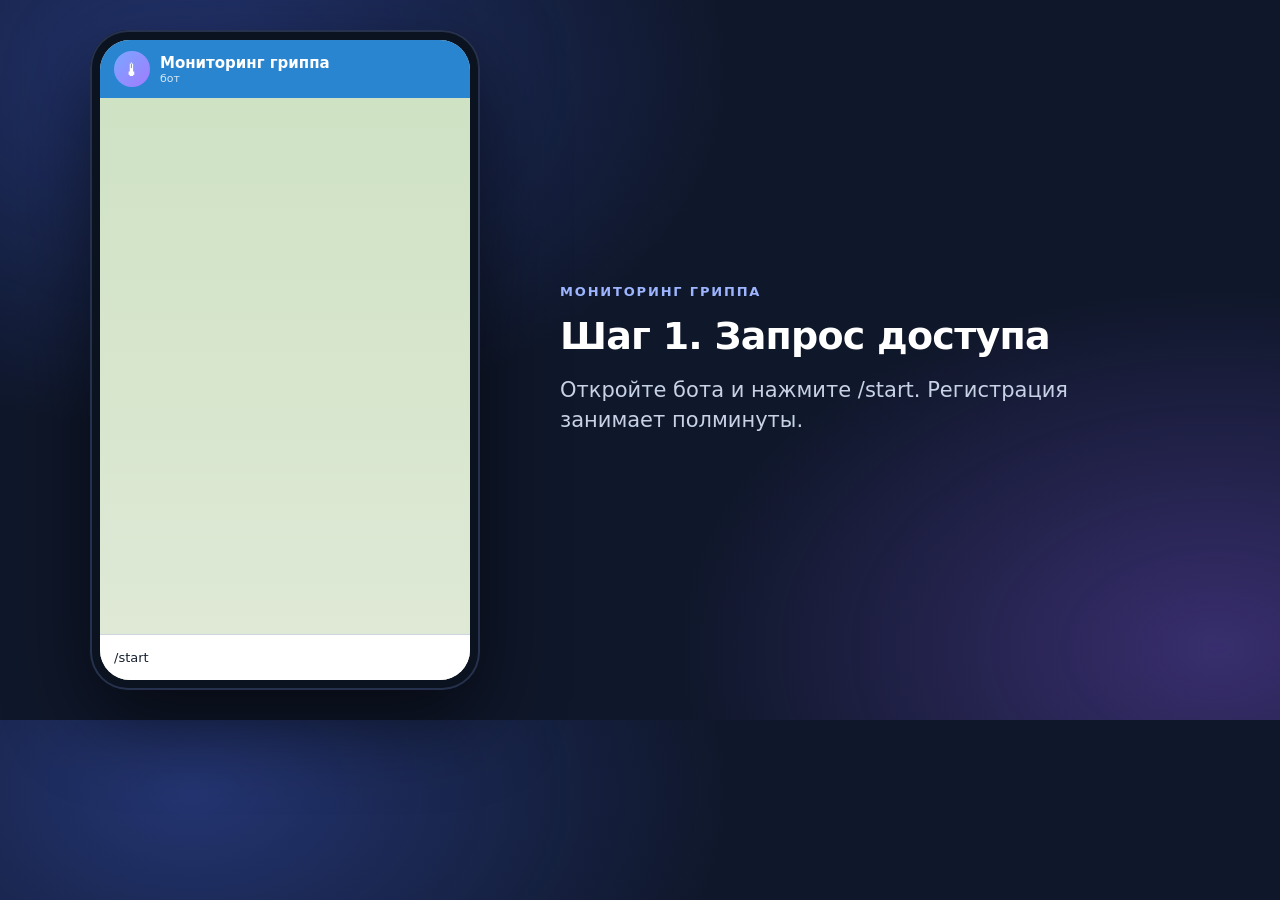
<file: video/chat.html>
<!doctype html><html lang="ru"><head><meta charset="utf-8"><title>chat</title>
<style>
*{box-sizing:border-box}html,body{margin:0;width:1280px;height:720px;overflow:hidden;font-family:Inter,system-ui,sans-serif}
body{background:radial-gradient(900px 600px at 15% 10%,#4c6fff55,transparent 60%),radial-gradient(900px 600px at 95% 90%,#8a5cf655,transparent 60%),#0f172a;color:#fff;display:flex}
.phone{position:absolute;left:90px;top:30px;width:390px;height:660px;border-radius:38px;background:#0b1220;padding:10px;box-shadow:0 30px 80px rgba(0,0,0,.55),0 0 0 2px #26324d inset}
.screen{width:100%;height:100%;border-radius:30px;overflow:hidden;display:flex;flex-direction:column;background:#dfe9d6}
.hdr{height:58px;background:#2a85d0;color:#fff;display:flex;align-items:center;gap:10px;padding:0 14px;flex:none}.av{width:36px;height:36px;border-radius:50%;background:linear-gradient(135deg,#7aa7ff,#a27bff);display:grid;place-items:center;font-size:18px}.nm{font-weight:700;font-size:15px}.st{font-size:11px;opacity:.8}
.msgs{flex:1;overflow:hidden;padding:10px 10px 4px;display:flex;flex-direction:column;justify-content:flex-end;gap:6px;background:linear-gradient(180deg,#cfe2c4,#dfe9d6);position:relative}
.b{max-width:86%;padding:8px 11px;border-radius:14px;font-size:13.2px;line-height:1.38;white-space:pre-wrap;word-wrap:break-word;color:#16202e;box-shadow:0 1px 1px rgba(0,0,0,.12);animation:in .28s ease both;flex:none}
.bot{background:#fff;align-self:flex-start;border-bottom-left-radius:4px}.usr{background:#e1ffc7;align-self:flex-end;border-bottom-right-radius:4px}
@keyframes in{from{opacity:0;transform:translateY(10px) scale(.97)}to{opacity:1;transform:none}}
.ik{display:flex;flex-direction:column;gap:4px;align-self:stretch;max-width:100%;animation:in .3s ease both;flex:none}.ik .r{display:flex;gap:4px}.ik button{flex:1;border:0;border-radius:10px;background:rgba(30,60,90,.62);color:#fff;font:inherit;font-size:12.5px;padding:8px 6px;min-width:0}
.ik button.tap{background:#2a85d0;transform:scale(.96);box-shadow:0 0 0 3px #fff8,0 0 18px #2a85d0;transition:all .15s}
.doc{display:flex;gap:10px;align-items:center}.doc .fi{width:40px;height:40px;border-radius:50%;background:#2a85d0;display:grid;place-items:center;font-size:18px}.doc b{font-size:13px}.doc small{display:block;color:#6a7a8c}
.hl{background:#fff1a6;border-radius:4px;padding:1px 3px;box-shadow:0 0 0 2px #ffd54a}.b.long{font-size:11.6px;line-height:1.28}
.typing{align-self:flex-start;background:#fff;border-radius:14px;padding:8px 12px;font-size:20px;letter-spacing:2px;color:#8a99ab;animation:in .2s both;flex:none}
.kb{flex:none;background:#e9eef4;padding:6px;display:flex;flex-direction:column;gap:5px;border-top:1px solid #cdd6df}.kb .r{display:flex;gap:5px}.kb button{flex:1;border:0;border-radius:8px;background:#fff;font:inherit;font-size:12px;padding:9px 4px;color:#16202e;box-shadow:0 1px 1px rgba(0,0,0,.15);min-width:0;transition:all .15s}.kb button.tap{background:#2a85d0;color:#fff}
.inp{flex:none;height:46px;background:#fff;display:flex;align-items:center;padding:0 14px;color:#8a99ab;font-size:13px;border-top:1px solid #cdd6df}.inp.typing-now{color:#16202e}
.cap{position:absolute;left:560px;top:0;width:680px;height:720px;display:flex;flex-direction:column;justify-content:center;gap:16px}
.cap .t{font-size:38px;font-weight:800;line-height:1.15;letter-spacing:-.02em;animation:capin .5s ease both}.cap .x{font-size:21px;line-height:1.45;color:#c7d2e6;max-width:600px;animation:capin .6s .08s ease both}
@keyframes capin{from{opacity:0;transform:translateX(24px)}to{opacity:1;transform:none}}.tag{display:inline-block;font-size:13px;font-weight:700;color:#9db4ff;letter-spacing:.14em;text-transform:uppercase}
.cursor{position:absolute;width:22px;height:22px;pointer-events:none;z-index:9;transition:left .45s ease,top .45s ease}
</style></head><body>
<div class="phone"><div class="screen"><div class="hdr"><div class="av">🌡</div><div><div class="nm" id="who">Мониторинг гриппа</div><div class="st">бот</div></div></div>
<div class="msgs" id="m"></div><div id="kbwrap"></div></div></div>
<div class="cap"><div class="tag">Мониторинг гриппа</div><div class="t" id="ct"></div><div class="x" id="cx"></div></div>
<script>
const q = new URLSearchParams(location.search), FROM = q.get("from") || "", TO = q.get("to") || FROM, SP = +(q.get("speed") || 1);
const $ = s => document.querySelector(s), sleep = ms => new Promise(r => setTimeout(r, ms / SP));
const M = $("#m"); let reply = null, started = !FROM, ended = false;
const esc = s => s.replace(/[&<>]/g, c => ({ "&": "&amp;", "<": "&lt;", ">": "&gt;" }[c]));
function scroll() { M.scrollTop = M.scrollHeight; }
function setKb(rows) { reply = rows; const w = $("#kbwrap"); w.innerHTML = rows ? `<div class="kb">${rows.map(r => `<div class="r">${r.map(t => `<button>${esc(t)}</button>`).join("")}</div>`).join("")}</div>` : '<div class="inp">Сообщение…</div>'; }
function bubble(cls, html) { const d = document.createElement("div"); d.className = "b " + cls; d.innerHTML = html; M.appendChild(d); while (M.children.length > 7) M.removeChild(M.firstChild); scroll(); return d; }
function addInline(rows) { const d = document.createElement("div"); d.className = "ik"; d.innerHTML = rows.map(r => `<div class="r">${r.map(([t]) => `<button>${esc(t)}</button>`).join("")}</div>`).join(""); M.appendChild(d); scroll(); }
async function typing(ms, user) { if (user) { const i = $(".inp"); } const t = document.createElement("div"); t.className = "typing"; t.textContent = "• • •"; M.appendChild(t); scroll(); await sleep(ms); t.remove(); }
function press(label) { const all = [...document.querySelectorAll(".ik button, .kb button")].reverse(); const b = all.find(x => x.textContent === label); if (b) b.classList.add("tap"); return b; }
async function run() {
  const ev = await (await fetch("transcript.json")).json();
  for (const e of ev) {
    if (e.t === "scene") { if (e.id === FROM) started = true; else if (started && FROM && e.id !== FROM && e.id === nextScene(ev, TO)) break; continue; }
    const live = started && !ended;
    const fast = !live || e.fast;
    if (e.t === "cap") { if (live) { $("#ct").textContent = e.title; $("#cx").textContent = e.text; $("#ct").style.animation = $("#cx").style.animation = "none"; void $("#ct").offsetWidth; $("#ct").style.animation = $("#cx").style.animation = ""; await sleep(900); } continue; }
    if (e.t === "wait") { if (live) await sleep(e.ms); continue; }
    if (e.t === "who") { M.innerHTML = ""; $("#who").textContent = e.name; setKb(null); continue; }
    if (e.t === "user") { if (live && !e.fast) { const i = $(".inp"); if (i) { i.classList.add("typing-now"); i.textContent = e.text; } await sleep(650); } bubble("usr", esc(e.text)); setKb(reply); if (!fast) await sleep(350); else if (live) await sleep(160); continue; }
    if (e.t === "tap") { if (live && !e.fast) await sleep(500); const b = press(e.label); if (live) await sleep(e.fast ? 150 : 750); document.querySelectorAll(".ik").forEach(x => x.remove()); continue; }
    if (e.t === "tap2") { if (live) { await sleep(900); press(e.label); await sleep(900); } continue; }
    if (e.t === "bot") {
      if (live) await typing(e.fast ? 200 : 650);
      document.querySelectorAll(".ik").forEach(x => x.remove());
      const safe = e.html.replace(/<(?!\/?(b|i)>)/g, "&lt;"), hasDiff = /→ <b>/.test(safe);
      const bb = bubble("bot" + (safe.length > 380 ? " long" : ""), safe.replace(/^(✏️ .*→.*)$/gm, '<span class="hl">$1</span>'));
      const hl = bb.querySelector(".hl"); if (hl && live) { await sleep(500); M.scrollTop = Math.max(0, bb.offsetTop + hl.offsetTop - M.clientHeight / 2); }
      if (e.reply) setKb(e.reply); else if (!reply) setKb(null);
      if (e.inline) addInline(e.inline);
      if (live) await sleep(hasDiff ? 5200 : Math.min(3200, 900 + e.html.length * 14));
      continue;
    }
    if (e.t === "doc") { if (live) await typing(900); bubble("bot", `<div class="doc"><div class="fi">📊</div><div><b>${esc(e.name)}</b><small>Excel · 18 КБ</small></div></div><div style="margin-top:6px">${e.caption.replace(/<(?!\/?(b|i)>)/g, "&lt;")}</div>`); if (live) await sleep(2600); continue; }
  }
  await sleep(900); window.__done = true;
}
function nextScene(ev, id) { const ids = ev.filter(x => x.t === "scene").map(x => x.id); const i = ids.indexOf(id); return ids[i + 1] || "__none__"; }
setKb(null); run();
</script></body></html>
</file>
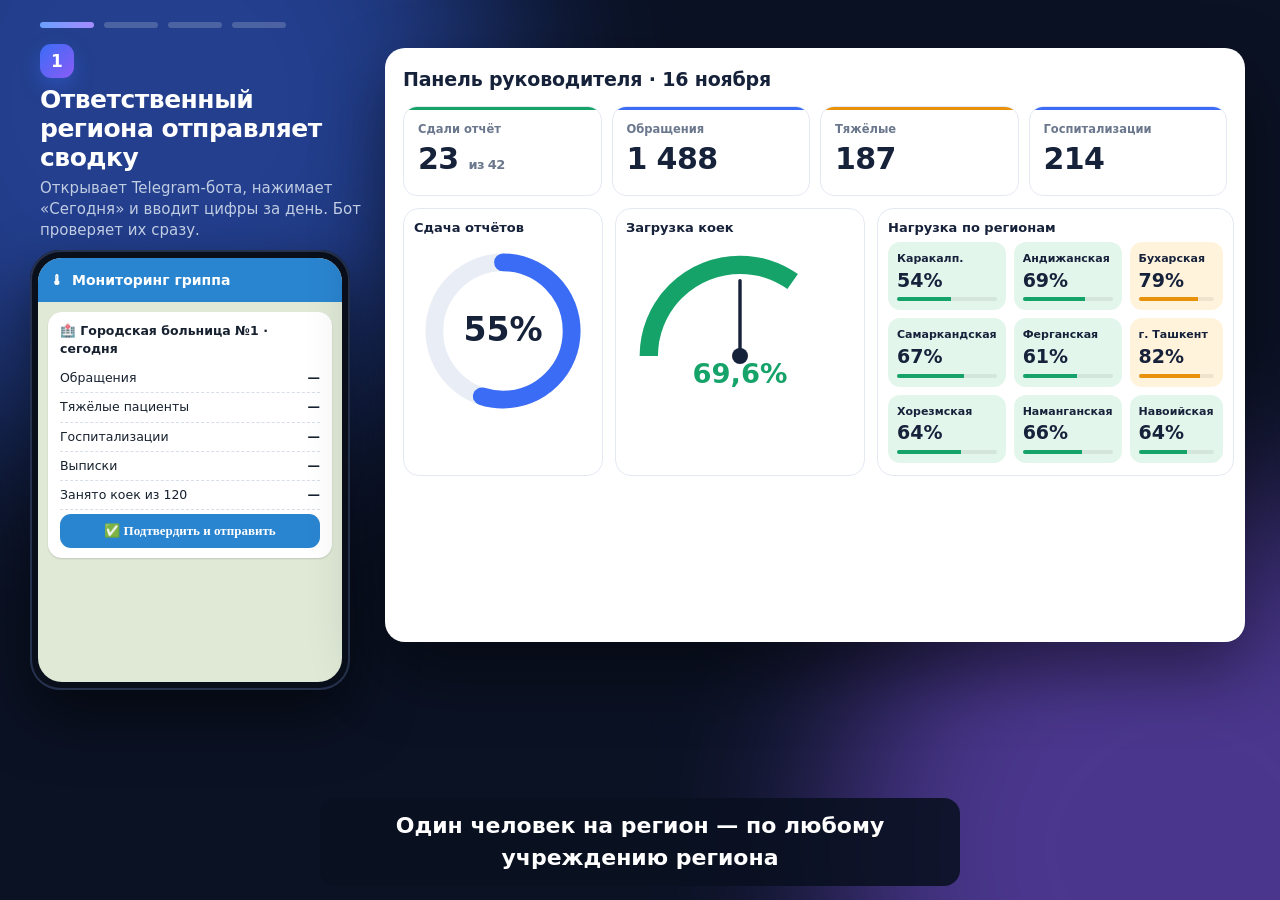
<file: video/explain.html>
<!doctype html><html lang="ru"><head><meta charset="utf-8"><title>explain</title>
<link rel="stylesheet" href="app.css">
<style>
*{box-sizing:border-box}html,body{margin:0;width:1280px;height:720px;overflow:hidden;font-family:Inter,system-ui,sans-serif;color:#fff;background:#0b1224!important}
body{background:#0b1224!important}.bg{position:absolute;inset:0;overflow:hidden}.blob{position:absolute;width:700px;height:700px;border-radius:50%;filter:blur(90px);opacity:.5;animation:float 14s ease-in-out infinite alternate}
.b1{left:-200px;top:-250px;background:#3b6cf6}.b2{right:-250px;bottom:-300px;background:#8a5cf6;animation-delay:-6s}@keyframes float{to{transform:translate(120px,80px) scale(1.15)}}
.steps{position:absolute;top:22px;left:40px;display:flex;gap:10px;z-index:5}.dot{height:6px;width:54px;border-radius:3px;background:#ffffff30;overflow:hidden}.dot i{display:block;height:100%;width:0;background:linear-gradient(90deg,#6aa0ff,#a58bff);transition:width .8s}
.title{position:absolute;left:40px;top:44px;width:330px;z-index:5}.title .n{display:inline-grid;place-items:center;width:34px;height:34px;border-radius:11px;background:linear-gradient(135deg,#3b6cf6,#8a5cf6);font-weight:800;font-size:17px;margin-bottom:8px;box-shadow:0 8px 20px #3b6cf666}
.title h2{margin:0 0 6px;font-size:25px;line-height:1.15;letter-spacing:-.02em}.title p{margin:0;font-size:15px;color:#c0cce2;line-height:1.4}.title>*{animation:in .6s both}@keyframes in{from{opacity:0;transform:translateY(14px)}to{opacity:1;transform:none}}
/* phone */
.phone{position:absolute;left:30px;top:250px;width:320px;height:440px;border-radius:30px;background:#0a0f1c;padding:8px;box-shadow:0 26px 60px rgba(0,0,0,.55),0 0 0 2px #26324d inset;transition:transform .9s cubic-bezier(.2,.8,.2,1),opacity .6s}
.scr{height:100%;border-radius:24px;background:#dfe9d6;overflow:hidden;display:flex;flex-direction:column;color:#16202e}.ph{height:44px;background:#2a85d0;color:#fff;display:flex;align-items:center;gap:8px;padding:0 12px;font-weight:700;font-size:14px;flex:none}
.pb{flex:1;padding:10px;display:flex;flex-direction:column;gap:7px;overflow:hidden}.form{background:#fff;border-radius:14px;padding:10px 12px;font-size:12.5px;box-shadow:0 1px 2px #0002}.form h4{margin:0 0 6px;font-size:12.5px}.fr{display:flex;justify-content:space-between;padding:5px 0;border-bottom:1px dashed #d7dee8}.fr:last-child{border:0}
.fr b{min-width:46px;text-align:right;font-variant-numeric:tabular-nums}.fr b.on{color:#1f6feb}.caret::after{content:"▏";animation:bl .7s steps(1) infinite}@keyframes bl{50%{opacity:0}}
.send{margin-top:4px;border:0;border-radius:11px;background:#2a85d0;color:#fff;padding:9px;font:700 13px Inter;text-align:center;transition:transform .2s,box-shadow .2s}.send.press{transform:scale(.95);box-shadow:0 0 0 4px #fff9,0 0 22px #2a85d0}
.bub{background:#fff;border-radius:12px;padding:8px 10px;font-size:12.5px;max-width:92%;box-shadow:0 1px 2px #0002;animation:in .4s both}.bub.u{align-self:flex-end;background:#e1ffc7}
/* dashboard */
.dash{position:absolute;left:385px;top:48px;width:860px;height:594px;color:#16213a;transition:transform .7s cubic-bezier(.4,.1,.2,1);transform-style:preserve-3d}
.card2{background:#fff;border-radius:20px;padding:18px;height:100%;box-shadow:0 30px 70px rgba(0,0,0,.45);position:relative;overflow:hidden}
.dh{display:flex;align-items:center;gap:12px;margin-bottom:12px}.dh h3{margin:0;font-size:19px;letter-spacing:-.01em}.upd{margin-left:auto;font-size:12px;font-weight:700;color:#16a36a;background:#e3f6ec;border-radius:20px;padding:4px 10px;opacity:0;transition:opacity .3s}.upd.on{opacity:1}
.k4{display:grid;grid-template-columns:repeat(4,1fr);gap:10px;margin-bottom:12px}.kk{position:relative;border:1px solid #e3e8f2;border-radius:14px;padding:10px 12px;overflow:hidden;transition:box-shadow .3s,background .4s,border-color .4s}.kk::before{content:"";position:absolute;left:0;top:0;right:0;height:3px;background:var(--a,#3b6cf6)}
.kk .l{font-size:11.5px;color:#6a778c;font-weight:600}.kk{padding:14px 14px}.kk .v{font-size:30px;font-weight:800;letter-spacing:-.02em;font-variant-numeric:tabular-nums}.kk .v small{font-size:13px;color:#6a778c;font-weight:600}.kk.hit{box-shadow:0 0 0 3px #3b6cf666,0 12px 26px #3b6cf633}.kk.crit{background:#fde8e8;border-color:#e04848;--a:#e04848}.kk.warn{background:#fff3dc;border-color:#e8920c;--a:#e8920c}
.row3{display:grid;grid-template-columns:200px 250px 1fr;gap:12px;margin-bottom:14px;min-height:268px}.pan{border:1px solid #e3e8f2;border-radius:16px;padding:10px;display:flex;flex-direction:column;align-items:center;gap:2px;position:relative}.pan h5{align-self:flex-start;margin:0 0 2px;font-size:13px}
.pan svg{width:100%;height:auto}.ringc{transition:stroke-dashoffset 1.2s cubic-bezier(.2,.8,.2,1)}.needle{transform-origin:100px 100px;transition:transform 1.4s cubic-bezier(.2,.9,.2,1)}.gfill{transition:stroke-dasharray 1.4s cubic-bezier(.2,.9,.2,1),stroke .5s}
.tiles2{display:grid;grid-template-columns:repeat(3,1fr);gap:8px;width:100%}.t2{border-radius:12px;padding:9px 9px;background:#e3f6ec;transition:background .5s,transform .4s,box-shadow .4s;position:relative}.t2 .n{font-size:11px;font-weight:600;color:#16213a}.t2 .p{font-size:19px;font-weight:800;color:#16213a;font-variant-numeric:tabular-nums}.t2 .bar{height:4px;border-radius:2px;background:#0001;margin-top:3px;overflow:hidden}.t2 .bar i{display:block;height:100%;background:#16a36a;transition:width 1.2s,background .5s}
.t2.w{background:#fff3dc}.t2.w .bar i{background:#e8920c}.t2.c{background:#fde8e8}.t2.c .bar i{background:#e04848}.t2.pulse{animation:pulse 1s ease-in-out infinite;z-index:2}@keyframes pulse{0%,100%{box-shadow:0 0 0 0 #e0484880}50%{box-shadow:0 0 0 10px #e0484800;transform:scale(1.06)}}
.alertb{background:#fde8e8;border-left:5px solid #e04848;border-radius:10px;padding:0 12px;font-size:14px;font-weight:600;color:#7a1f1f;max-height:0;overflow:hidden;opacity:0;transition:max-height .6s,opacity .5s,padding .6s,margin .6s;margin:0}.alertb.on{max-height:70px;font-size:15px;opacity:1;padding:11px 12px;margin-bottom:8px;animation:glow 1.2s ease-in-out 3}@keyframes glow{50%{box-shadow:0 0 0 5px #e0484855}}
.alertb.warn{background:#fff3dc;border-color:#e8920c;color:#6b4300}
.chip{position:absolute;z-index:30;padding:6px 11px;border-radius:20px;font-weight:800;font-size:14px;color:#fff;background:linear-gradient(135deg,#3b6cf6,#8a5cf6);box-shadow:0 8px 22px #3b6cf688;white-space:nowrap;pointer-events:none}
.face{position:absolute;inset:0;backface-visibility:hidden}.lst{display:flex;flex-direction:column;gap:8px}.li{display:flex;align-items:center;gap:10px;border:1px solid #e3e8f2;border-radius:12px;padding:9px 14px;font-size:13.5px;font-weight:600;transition:background .5s,border-color .5s}.li .s{margin-left:auto;font-size:12px;border-radius:20px;padding:3px 10px;font-weight:700;transition:all .4s}
.li.ok .s{background:#e3f6ec;color:#16a36a}.li.no{background:#fff7e8;border-color:#f0c070}.li.no .s{background:#fff3dc;color:#b86e00}.li.red{background:#fde8e8;border-color:#e04848}.li.red .s{background:#fde8e8;color:#c03030}
.btn3{border:0;border-radius:12px;padding:10px 16px;font:700 14px Inter;color:#fff;background:linear-gradient(135deg,#f59e0b,#ef6c00);box-shadow:0 6px 18px #ef6c0055;transition:transform .2s,box-shadow .2s}.btn3.press{transform:scale(.94);box-shadow:0 0 0 5px #ef6c0044}
.cap{position:absolute;left:50%;bottom:14px;transform:translate(-50%,24px);opacity:0;max-width:980px;text-align:center;font-size:22px;font-weight:700;padding:12px 26px;border-radius:16px;background:rgba(10,16,32,.88);backdrop-filter:blur(8px);transition:all .5s cubic-bezier(.2,.8,.2,1);z-index:40}.cap.on{opacity:1;transform:translate(-50%,0)}
.fc svg{width:100%;height:auto;display:block}.fc .ln{stroke-dasharray:var(--len);stroke-dashoffset:var(--len)}.fc .ln.go{transition:stroke-dashoffset 2.2s ease;stroke-dashoffset:0}
.badge{position:absolute;border-radius:20px;padding:5px 12px;font-size:13px;font-weight:800;opacity:0;transform:translateY(8px);transition:all .5s}.badge.on{opacity:1;transform:none}
.end{position:absolute;inset:0;display:flex;flex-direction:column;align-items:center;justify-content:center;gap:18px;opacity:0;pointer-events:none;transition:opacity .8s;z-index:50;background:#0b1224fa}.end.on{opacity:1}.end h1{font-size:50px;margin:0;letter-spacing:-.03em;text-align:center}.end .ch{display:flex;gap:16px}.end .ch div{background:#ffffff18;border:1px solid #ffffff30;border-radius:16px;padding:14px 22px;font-size:20px;font-weight:600}
</style></head><body>
<div class="bg"><div class="blob b1"></div><div class="blob b2"></div></div>
<div class="steps" id="steps"><div class="dot"><i></i></div><div class="dot"><i></i></div><div class="dot"><i></i></div><div class="dot"><i></i></div></div>
<div class="title" id="title"></div>

<div class="phone" id="phone"><div class="scr"><div class="ph"><span>🌡</span> Мониторинг гриппа</div><div class="pb" id="pb">
  <div class="form" id="form"><h4>🏥 Городская больница №1 · сегодня</h4>
    <div class="fr"><span>Обращения</span><b data-k="vis">—</b></div><div class="fr"><span>Тяжёлые пациенты</span><b data-k="sev">—</b></div><div class="fr"><span>Госпитализации</span><b data-k="hosp">—</b></div><div class="fr"><span>Выписки</span><b data-k="dis">—</b></div><div class="fr"><span>Занято коек из 120</span><b data-k="occ">—</b></div>
    <div class="send" id="send">✅ Подтвердить и отправить</div></div></div></div></div>

<div class="dash" id="dash"><div class="card2" id="card">
 <div class="face" id="front" style="padding:18px">
  <div class="dh"><h3>Панель руководителя · 16 ноября</h3><span class="upd" id="upd">● обновлено только что</span></div>
  <div class="k4">
   <div class="kk" id="kr" style="--a:#16a36a"><div class="l">Сдали отчёт</div><div class="v"><span id="vr">23</span> <small>из 42</small></div></div>
   <div class="kk" id="kv"><div class="l">Обращения</div><div class="v" id="vv">1 488</div></div>
   <div class="kk" id="ks" style="--a:#e8920c"><div class="l">Тяжёлые</div><div class="v" id="vs">187</div></div>
   <div class="kk" id="kh"><div class="l">Госпитализации</div><div class="v" id="vh">214</div></div></div>
  <div class="row3">
   <div class="pan"><h5>Сдача отчётов</h5><svg viewBox="0 0 140 140"><circle cx="70" cy="70" r="54" fill="none" stroke="#e9edf5" stroke-width="14"/><circle class="ringc" id="ring" cx="70" cy="70" r="54" fill="none" stroke="#3b6cf6" stroke-width="14" stroke-linecap="round" transform="rotate(-90 70 70)" stroke-dasharray="339.3" stroke-dashoffset="153"/><text id="ringt" x="70" y="78" text-anchor="middle" font-size="26" font-weight="800" fill="#16213a">55%</text></svg></div>
   <div class="pan"><h5>Загрузка коек</h5><svg viewBox="0 0 200 128"><g opacity=".25"><path d="M20 100 A80 80 0 0 1 100 20" fill="none" stroke="#16a36a" stroke-width="16"/></g>
     <path id="gf" d="M20 100 A80 80 0 0 1 180 100" pathLength="100" fill="none" stroke="#16a36a" stroke-width="16" stroke-dasharray="69.6 100" style="stroke-dasharray:69.6 100"/>
     <g class="needle" id="needle" style="transform:rotate(35deg)"><line x1="100" y1="100" x2="100" y2="34" stroke="#16213a" stroke-width="3" stroke-linecap="round"/><circle cx="100" cy="100" r="7" fill="#16213a"/></g>
     <text id="gt" x="100" y="124" text-anchor="middle" font-size="24" font-weight="800" fill="#16a36a">69,6%</text></svg></div>
   <div class="pan"><h5>Нагрузка по регионам</h5><div class="tiles2" id="tiles"></div></div></div>
  <div class="alertb" id="al1">🚨 Критическая загрузка коек: город Ташкент — занято 91% коек для больных гриппом</div>
  <div class="alertb warn" id="al2">⚠️ Повышенная нагрузка: в республике занято более 70% коек</div>
 </div>
 <div class="face" id="back" style="transform:rotateY(180deg);padding:18px"></div>
</div></div>
<div class="cap" id="cap"></div>
<div class="end" id="end"><div style="font-size:70px">📊</div><h1>Данные в срок.<br>Риски — на виду.</h1><div class="ch"><div>🤖 Сводка в боте</div><div>📊 Панель онлайн</div><div>🔔 Напоминания</div><div>🔮 Прогноз</div></div></div>

<script>
const $ = s => document.querySelector(s), wait = ms => new Promise(r => setTimeout(r, ms));
const ease = t => 1 - Math.pow(1 - t, 3), fmt = n => Math.round(n).toLocaleString("ru-RU").replace(/ /g, " ");
function tween(a, b, ms, fn) { return new Promise(res => { const t0 = performance.now(); (function f(now) { const k = Math.min((now - t0) / ms, 1); fn(a + (b - a) * ease(k)); k < 1 ? requestAnimationFrame(f) : res(); })(t0); }); }
async function typeNum(el, text) { el.classList.add("on", "caret"); el.textContent = ""; for (const ch of text) { el.textContent += ch; await wait(130); } el.classList.remove("caret"); }
function center(el) { const r = el.getBoundingClientRect(); return [r.left + r.width / 2, r.top + r.height / 2]; }
function fly(from, to, label, ms = 1100, arc = -140) {
  return new Promise(res => { const c = document.createElement("div"); c.className = "chip"; c.textContent = label; document.body.appendChild(c);
    const [x1, y1] = center(from), [x2, y2] = center(to), mx = (x1 + x2) / 2, my = Math.min(y1, y2) + arc; const t0 = performance.now();
    (function f(now) { const k = Math.min((now - t0) / ms, 1), e = ease(k), x = (1 - e) ** 2 * x1 + 2 * (1 - e) * e * mx + e * e * x2, y = (1 - e) ** 2 * y1 + 2 * (1 - e) * e * my + e * e * y2;
      c.style.left = x - c.offsetWidth / 2 + "px"; c.style.top = y - c.offsetHeight / 2 + "px"; c.style.transform = `scale(${1 + .25 * Math.sin(Math.PI * k)}) rotate(${(k - .5) * 8}deg)`; c.style.opacity = k > .92 ? (1 - k) * 12 : 1;
      k < 1 ? requestAnimationFrame(f) : (c.remove(), res()); })(t0); });
}
function title(n, h, p) { const t = $("#title"); t.innerHTML = `<div class="n">${n}</div><h2>${h}</h2><p>${p}</p>`; document.querySelectorAll(".dot i").forEach((d, i) => d.style.width = i < n ? "100%" : "0"); }
let capT; function cap(t) { const c = $("#cap"); c.classList.remove("on"); clearTimeout(capT); if (!t) return; capT = setTimeout(() => { c.textContent = t; c.classList.add("on"); }, 350); }
function hit(el) { el.classList.add("hit"); setTimeout(() => el.classList.remove("hit"), 1400); }
async function flash(txt) { const u = $("#upd"); if (txt) u.textContent = txt; u.classList.add("on"); }

// regions tiles
const REG = [["Каракалп.", 54], ["Андижанская", 69], ["Бухарская", 79], ["Самаркандская", 67], ["Ферганская", 61], ["г. Ташкент", 82], ["Хорезмская", 64], ["Наманганская", 66], ["Навоийская", 64]];
const tcls = p => p >= 85 ? "c" : p >= 70 ? "w" : "";
$("#tiles").innerHTML = REG.map(([n, p], i) => `<div class="t2 ${tcls(p)}" data-i="${i}"><div class="n">${n}</div><div class="p">${p}%</div><div class="bar"><i style="width:${p}%"></i></div></div>`).join("");
function setTile(i, p) { const t = document.querySelector(`.t2[data-i="${i}"]`); t.className = "t2 " + tcls(p); t.querySelector(".p").textContent = p + "%"; t.querySelector(".bar i").style.width = p + "%"; return t; }
function setRing(done, tot) { const C = 339.3; $("#ring").style.strokeDashoffset = C * (1 - done / tot); $("#ringt").textContent = Math.round(done / tot * 100) + "%"; }
function setGauge(p) { const col = p >= 85 ? "#e04848" : p >= 70 ? "#e8920c" : "#16a36a"; $("#gf").style.strokeDasharray = `${p} 100`; $("#gf").style.stroke = col; $("#needle").style.transform = `rotate(${p / 100 * 180 - 90}deg)`; $("#gt").textContent = String(p).replace(".", ",") + "%"; $("#gt").setAttribute("fill", col); }
async function flip(html) { const card = $("#card"); card.style.transition = "transform .7s cubic-bezier(.4,.1,.2,1)"; card.style.transform = "rotateY(90deg)"; await wait(700); if (html != null) $("#back").innerHTML = html; $("#front").style.transform = "rotateY(180deg)"; $("#back").style.transform = "none"; card.style.transform = "rotateY(0deg)"; await wait(700); }

async function main() {
  const PH = $("#phone"), D = $("#dash"); D.style.opacity = 0; D.style.transform = "translateX(80px) scale(.96)"; PH.style.opacity = 0; PH.style.transform = "translateX(-60px)";
  await wait(500);
  // ---- 1. a person sends the summary
  title(1, "Ответственный региона отправляет сводку", "Открывает Telegram-бота, нажимает «Сегодня» и вводит цифры за день. Бот проверяет их сразу.");
  PH.style.opacity = 1; PH.style.transform = "none"; D.style.transition = "all .9s cubic-bezier(.2,.8,.2,1)"; D.style.opacity = 1; D.style.transform = "none";
  cap("Один человек на регион — по любому учреждению региона"); await wait(1800);
  const vals = [["vis", "96"], ["sev", "11"], ["hosp", "18"], ["dis", "14"], ["occ", "84"]];
  for (const [k, v] of vals) await typeNum(document.querySelector(`[data-k="${k}"]`), v);
  await wait(500); $("#send").classList.add("press"); await wait(600);
  const bub = document.createElement("div"); bub.className = "bub"; bub.textContent = "✅ Отчёт отправлен. Версия 1"; $("#pb").appendChild(bub);
  cap("Нажал «Отправить» — и данные уже в пути"); await wait(900);

  // ---- 2. numbers fly into the dashboard
  title(2, "Данные сразу попадают в панель", "Никаких файлов и ручного свода: цифры из сводки обновляют панель руководителя за секунду.");
  const F = k => document.querySelector(`[data-k="${k}"]`);
  const jobs = [
    fly(F("vis"), $("#kv"), "+96", 1200, -120).then(async () => { hit($("#kv")); await tween(1488, 1584, 900, v => $("#vv").textContent = fmt(v)); }),
    (async () => { await wait(250); await fly(F("sev"), $("#ks"), "+11", 1200, -90); hit($("#ks")); await tween(187, 198, 800, v => $("#vs").textContent = fmt(v)); })(),
    (async () => { await wait(500); await fly(F("hosp"), $("#kh"), "+18", 1200, -60); hit($("#kh")); await tween(214, 232, 800, v => $("#vh").textContent = fmt(v)); })(),
    (async () => { await wait(750); await fly(F("occ"), document.querySelector(".pan:nth-child(2)"), "84 коек", 1300, -40); setGauge(71.2); })(),
    (async () => { await wait(1000); await fly($("#send"), $("#kr"), "+1 отчёт", 1300, -80); hit($("#kr")); $("#vr").textContent = 24; setRing(24, 42); })(),
  ];
  await Promise.all(jobs); flash(); cap("Счётчики, кольцо сдачи и загрузка коек обновились сами"); await wait(2200);

  // ---- 3. critical moments light up
  title(3, "Критические моменты высвечиваются", "Пороги загрузки задаются в настройках: норма, повышенная и критическая нагрузка.");
  cap("Загрузка в республике выросла и перешла в жёлтую зону"); $("#al2").classList.add("on"); $("#kr").classList.remove("crit"); await wait(1800);
  await fly($("#kh"), document.querySelector('.t2[data-i="5"]'), "г. Ташкент", 1000, -60);
  const city = setTile(5, 91); city.classList.add("pulse"); $("#al1").classList.add("on");
  cap("Плитка региона стала красной, наверху — предупреждение"); await wait(3600);
  city.classList.remove("pulse"); $("#al1").classList.remove("on"); $("#al2").classList.remove("on"); await wait(900);

  // ---- 4. control and reminders
  title(4, "Контроль: видно, кто сдал, а кто нет", "Один взгляд — и понятно, кому напомнить. Бот напомнит одним нажатием.");
  PH.style.transform = "none";
  const L = [["Городская больница №1", "ok", "Сдал 14:12"], ["Инфекционная больница №2", "ok", "Сдал 15:02"], ["Детская больница №3", "no", "Не сдал"], ["Многопрофильный центр №5", "no", "Не сдал"], ["Областная больница", "ok", "Сдал 13:40"], ["Районная больница", "no", "Не сдал"], ["Городская поликлиника №7", "ok", "Сдал 12:20"], ["Областной диспансер", "ok", "Сдал 15:48"]];
  const list = `<div class="dh"><h3>Контроль сдачи · сегодня, срок 18:00</h3><span class="upd on" id="ctl" style="background:#fff3dc;color:#b86e00">23 из 42 сдали</span></div>
    <div class="lst" id="lst">${L.map(([n, c, s], i) => `<div class="li ${c}" id="li${i}"><span>🏥</span>${n}<span class="s">${s}</span></div>`).join("")}</div>
    <div style="margin-top:16px;display:flex;align-items:center;gap:14px"><button class="btn3" id="rem">🔔 Напомнить не сдавшим</button><span style="font-size:13px;color:#6a778c">перед отправкой видно, кто получит сообщение</span></div>`;
  await flip(list); cap("Статусы по цветам: сдан, не сдан, просрочен"); await wait(2400);
  $("#rem").classList.add("press"); await wait(500); $("#rem").classList.remove("press");
  cap("Одна кнопка — и бот напоминает всем, кто не сдал");
  PH.querySelector(".pb").innerHTML = ""; const remb = document.createElement("div"); remb.className = "bub"; remb.innerHTML = "🔔 <b>Напоминание!</b><br>Необходимо предоставить ежедневную сводку за 16.11.<br>🏥 Детская больница №3"; PH.querySelector(".pb").appendChild(remb);
  const sb = document.createElement("div"); sb.className = "send"; sb.textContent = "📝 Отправить сводку"; sb.style.margin = "4px 0"; PH.querySelector(".pb").appendChild(sb);
  await fly($("#rem"), remb, "🔔", 1100, -100); await wait(1500);
  sb.classList.add("press"); await wait(600);
  for (const i of [2, 3, 5]) { const el = $("#li" + i); await fly(sb, el, "✔", 700, -60); el.className = "li ok"; el.querySelector(".s").textContent = "Сдал 17:" + (10 + i * 7); await wait(300); }
  $("#ctl").textContent = "26 из 42 сдали"; $("#ctl").style.background = "#e3f6ec"; $("#ctl").style.color = "#16a36a"; await wait(2200);

  // ---- 5. forecast
  title(5, "Прогноз: видно, что будет через 3 и 7 дней", "Метод и надёжность прогноза всегда показаны. Это инструмент планирования, а не диагноз.");
  PH.style.transform = "translateX(-420px)"; PH.style.opacity = 0;
  const W = 800, H = 400, ml = 46, mb = 30, mt = 14, mr = 20, n = 21, X = i => ml + (W - ml - mr) * i / (n - 1), mxv = 140, Y = v => mt + (H - mt - mb) * (1 - v / mxv);
  const hist = [78, 80, 79, 83, 85, 84, 88, 90, 93, 92, 96, 98, 97, 101, 103], fc = [105, 108, 111, 114, 117, 120, 123];
  const pth = (arr, off) => arr.map((v, i) => `${i ? "L" : "M"}${X(i + off).toFixed(1)},${Y(v).toFixed(1)}`).join("");
  const band = fc.map((v, i) => `${X(14 + i + 1).toFixed(1)},${Y(v + 4 + i * 1.6).toFixed(1)}`).concat(fc.map((v, i) => i).reverse().map(i => `${X(14 + i + 1).toFixed(1)},${Y(fc[i] - 4 - i * 1.6).toFixed(1)}`)).join(" ");
  const grid = [0, 35, 70, 105, 140].map(v => `<line x1="${ml}" x2="${W - mr}" y1="${Y(v)}" y2="${Y(v)}" stroke="#e3e8f2"/><text x="${ml - 6}" y="${Y(v) + 4}" text-anchor="end" font-size="11" fill="#6a778c">${v}</text>`).join("");
  const fcHTML = `<div class="dh"><h3>Прогноз занятых коек · город Ташкент</h3><span class="upd on" style="background:#e3f6ec;color:#16a36a">Надёжность: высокая</span></div><div class="fc"><svg viewBox="0 0 ${W} ${H}">${grid}
    <line x1="${ml}" x2="${W - mr}" y1="${Y(120)}" y2="${Y(120)}" stroke="#e04848" stroke-width="2" stroke-dasharray="6 5"/><text x="${W - mr}" y="${Y(120) - 6}" text-anchor="end" font-size="12" font-weight="700" fill="#e04848">Коек для гриппа: 120</text>
    <polygon id="band" points="${band}" fill="#3b6cf6" opacity="0"/><path class="ln" id="h" d="${pth(hist, 0)}" fill="none" stroke="#3b6cf6" stroke-width="3.5" stroke-linecap="round" style="--len:900"/>
    <path class="ln" id="f" d="M${X(14)},${Y(103)}${fc.map((v, i) => `L${X(15 + i).toFixed(1)},${Y(v).toFixed(1)}`).join("")}" fill="none" stroke="#3b6cf6" stroke-width="3.5" stroke-dasharray="8 6" style="--len:0;stroke-dashoffset:0;opacity:0"/>
    <circle id="mk" cx="${X(19.2)}" cy="${Y(120)}" r="0" fill="#e04848" opacity=".9"/><text x="${X(14)}" y="${H - 8}" text-anchor="middle" font-size="11" fill="#6a778c">сегодня</text><text x="${X(0)}" y="${H - 8}" text-anchor="middle" font-size="11" fill="#6a778c">−14 дн.</text><text x="${X(20)}" y="${H - 8}" text-anchor="end" font-size="11" fill="#6a778c">+7 дн.</text></svg>
    <div class="badge" id="bd1" style="left:36px;top:450px;background:#e3f6ec;color:#16a36a">📈 История за 14 дней</div><div class="badge" id="bd2" style="left:300px;top:450px;background:#eef1ff;color:#3b6cf6">🔮 Прогноз с коридором 90%</div><div class="badge" id="bd3" style="left:560px;top:450px;background:#fde8e8;color:#c03030">🚨 Риск нехватки коек через 3 дня</div></div>`;
  await flip(fcHTML); await wait(300); cap("Сначала — история последних дней");
  $("#bd1").classList.add("on"); $("#h").classList.add("go"); await wait(2500);
  cap("Дальше — прогноз с коридором неопределённости"); $("#bd2").classList.add("on"); const f = $("#f"); f.style.setProperty("--len", 420); f.style.strokeDasharray = "420"; f.style.strokeDashoffset = "420"; f.style.opacity = 1; f.getBoundingClientRect(); f.style.transition = "stroke-dashoffset 2.2s ease"; f.style.strokeDashoffset = "0"; $("#band").style.transition = "opacity 1.5s"; $("#band").style.opacity = ".14"; await wait(2600);
  f.style.strokeDasharray = "8 6";
  const mk = $("#mk"); mk.style.transition = "r .5s"; mk.setAttribute("r", "11"); $("#bd3").classList.add("on"); cap("Линия прогноза пересекает число коек — система заранее предупреждает");
  mk.animate([{ r: 11, opacity: .9 }, { r: 22, opacity: .15 }, { r: 11, opacity: .9 }], { duration: 1000, iterations: 4 }); await wait(4600);

  // ---- end
  cap(""); $("#end").classList.add("on"); document.querySelectorAll(".dot i").forEach(d => d.style.width = "100%"); await wait(5200); window.__done = true;
}
main();
</script></body></html>
</file>
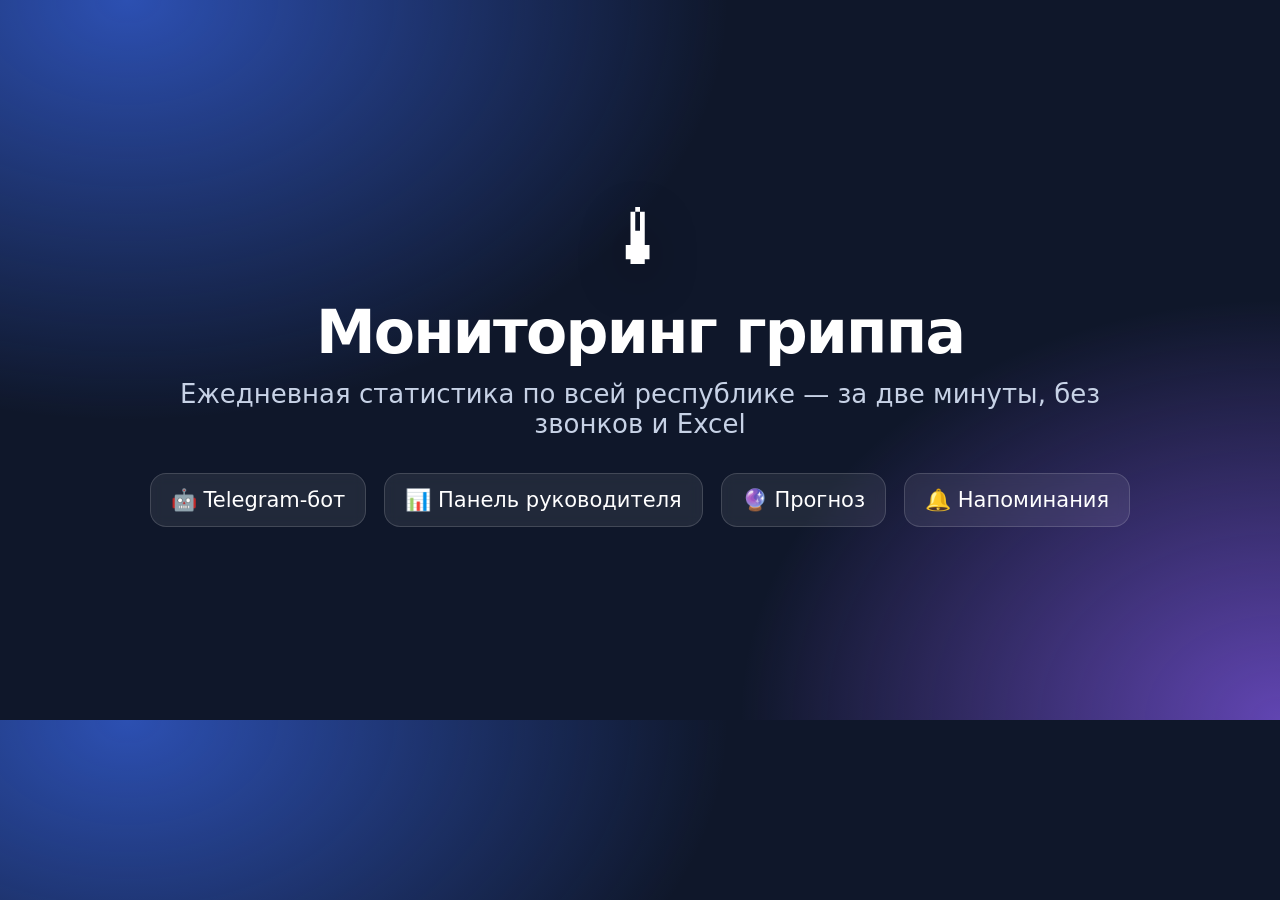
<file: video/slide.html>
<!doctype html><html lang="ru"><head><meta charset="utf-8"><title>slide</title>
<style>*{box-sizing:border-box}html,body{margin:0;width:1280px;height:720px;overflow:hidden;font-family:Inter,system-ui,sans-serif;color:#fff}
body{background:radial-gradient(1000px 700px at 10% 0%,#3b6cf6aa,transparent 60%),radial-gradient(900px 700px at 100% 100%,#8a5cf6aa,transparent 60%),#0f172a;display:flex;align-items:center;justify-content:center}
.w{width:1000px;text-align:center}.ic{font-size:76px;animation:pop .8s cubic-bezier(.2,.9,.2,1.3) both;filter:drop-shadow(0 12px 24px rgba(0,0,0,.4))}
h1{font-size:60px;line-height:1.08;margin:18px 0 14px;letter-spacing:-.03em;animation:up .7s .15s both}.sub{font-size:26px;color:#c7d2e6;animation:up .7s .35s both}
.ul{margin:34px auto 0;display:flex;gap:18px;justify-content:center;flex-wrap:wrap}.ul div{background:#ffffff14;border:1px solid #ffffff26;border-radius:16px;padding:14px 20px;font-size:21px;backdrop-filter:blur(6px);animation:up .6s both}
.two{display:grid;grid-template-columns:1fr 1fr;gap:24px;margin-top:36px;text-align:left}.two>div{background:#ffffff12;border:1px solid #ffffff26;border-radius:20px;padding:24px 28px;font-size:23px;line-height:1.7;animation:up .7s both}
.two h3{margin:0 0 8px;font-size:26px}.bad h3{color:#ff9b9b}.good h3{color:#7ef0b4}
@keyframes up{from{opacity:0;transform:translateY(22px)}to{opacity:1;transform:none}}@keyframes pop{from{opacity:0;transform:scale(.4) rotate(-12deg)}to{opacity:1;transform:none}}</style></head><body><div class="w" id="w"></div>
<script>
const q = new URLSearchParams(location.search), kind = q.get("kind") || "title", w = document.getElementById("w");
const S = {
 title: `<div class="ic">🌡</div><h1>Мониторинг гриппа</h1><div class="sub">Ежедневная статистика по всей республике — за две минуты, без звонков и Excel</div><div class="ul"><div style="animation-delay:.6s">🤖 Telegram-бот</div><div style="animation-delay:.75s">📊 Панель руководителя</div><div style="animation-delay:.9s">🔮 Прогноз</div><div style="animation-delay:1.05s">🔔 Напоминания</div></div>`,
 compare: `<h1 style="font-size:46px">Как было и как стало</h1><div class="two"><div class="bad" style="animation-delay:.3s"><h3>Раньше</h3>📞 Звонки и сообщения в чатах<br>📑 Сводки в разных Excel-файлах<br>⏳ Сведение цифр вручную<br>❓ Непонятно, кто не сдал</div><div class="good" style="animation-delay:.7s"><h3>Теперь</h3>🤖 Ответственный вводит цифры в боте<br>✅ Бот проверяет их сразу<br>📊 Панель обновляется мгновенно<br>🔔 Бот сам напоминает не сдавшим</div></div>`,
 dash: `<div class="ic">📊</div><h1>Панель руководителя</h1><div class="sub">Вся картина по республике — на одном экране</div>`,
 outro: `<div class="ic">✅</div><h1>Меньше рутины — больше времени на людей</h1><div class="sub">Данные в срок · проверка при вводе · история изменений · прогноз нагрузки</div><div class="ul"><div style="animation-delay:.6s">Бот для ответственных</div><div style="animation-delay:.75s">Панель для руководства</div><div style="animation-delay:.9s">Excel и PDF в один клик</div></div>`
};
w.innerHTML = S[kind] || S.title;
</script></body></html>
</file>
<file: video/app.css>
:root{--bg:#f5f7fa;--card:#fff;--ink:#1c2733;--mut:#677686;--line:#dde3ea;--pri:#1f6feb;--ok:#1a9d5c;--warn:#d9922b;--bad:#d64545;--okbg:#e4f5ec;--warnbg:#fdf1de;--badbg:#fbe6e6;--grey:#eceff3}
@media (prefers-color-scheme:dark){:root:not([data-theme=light]){--bg:#10161d;--card:#18212b;--ink:#e6edf3;--mut:#93a1b0;--line:#2a3643;--pri:#5b9bff;--ok:#3fbf86;--warn:#e5a94a;--bad:#ef6b6b;--okbg:#14352a;--warnbg:#3a2d14;--badbg:#3d1c1c;--grey:#222d39}}
*{box-sizing:border-box}body{margin:0;background:var(--bg);color:var(--ink);font:14px/1.45 system-ui,-apple-system,Segoe UI,Roboto,sans-serif}
h1,h2,h3{margin:.2em 0 .5em}h2{font-size:18px}h3{font-size:15px}.muted{color:var(--mut)}.sm{font-size:12px}
.top{display:flex;gap:16px;align-items:center;background:var(--card);border-bottom:1px solid var(--line);padding:8px 16px;position:sticky;top:0;z-index:5;flex-wrap:wrap}
.brand{font-weight:700;color:var(--ink);text-decoration:none}#tabs{display:flex;gap:4px;flex-wrap:wrap;flex:1}
#tabs a{padding:6px 10px;border-radius:6px;color:var(--mut);text-decoration:none}#tabs a.on{background:var(--grey);color:var(--ink);font-weight:600}
.who{display:flex;gap:8px;align-items:center}.who form{margin:0}
main{max-width:1400px;margin:0 auto;padding:16px}
.btn{border:1px solid var(--line);background:var(--card);color:var(--ink);padding:7px 12px;border-radius:6px;cursor:pointer;font:inherit}.btn:hover{background:var(--grey)}
.btn.pri{background:var(--pri);border-color:var(--pri);color:#fff}.btn.bad{color:var(--bad)}.btn.sm{padding:3px 8px;font-size:12px}
input,select,textarea{font:inherit;color:var(--ink);background:var(--card);border:1px solid var(--line);border-radius:6px;padding:6px 8px;max-width:100%}
.card{background:var(--card);border:1px solid var(--line);border-radius:10px;padding:14px;margin-bottom:14px}
.filters{display:flex;gap:10px;flex-wrap:wrap;align-items:flex-end;margin-bottom:14px}.filters label{display:flex;flex-direction:column;font-size:12px;color:var(--mut);gap:2px}
.kpis{display:grid;grid-template-columns:repeat(auto-fill,minmax(170px,1fr));gap:10px;margin-bottom:14px}
.kpi{background:var(--card);border:1px solid var(--line);border-radius:10px;padding:10px 12px}.kpi .l{font-size:12px;color:var(--mut)}.kpi .v{font-size:26px;font-weight:700}.kpi .s{font-size:12px;color:var(--mut)}
.kpi.warning{border-color:var(--warn);background:var(--warnbg)}.kpi.critical{border-color:var(--bad);background:var(--badbg)}
table{border-collapse:collapse;width:100%}th,td{padding:6px 8px;border-bottom:1px solid var(--line);text-align:left;vertical-align:top}th{font-size:12px;color:var(--mut);cursor:default;white-space:nowrap}th[data-s]{cursor:pointer}th.on::after{content:" ▾"}th.on.asc::after{content:" ▴"}
td.n,th.n{text-align:right;font-variant-numeric:tabular-nums}tr.link{cursor:pointer}tr.link:hover{background:var(--grey)}.scroll-x{overflow-x:auto}
.pill{display:inline-block;padding:1px 8px;border-radius:10px;font-size:12px;background:var(--grey)}.pill.sent,.pill.normal{background:var(--okbg);color:var(--ok)}.pill.elevated,.pill.corrected,.pill.not_sent,.pill.warning{background:var(--warnbg);color:var(--warn)}
.pill.critical,.pill.overdue,.pill.returned{background:var(--badbg);color:var(--bad)}
.grid2{display:grid;grid-template-columns:1fr 1fr;gap:14px}@media(max-width:900px){.grid2{grid-template-columns:1fr}}
.alert{padding:8px 12px;border-radius:8px;margin-bottom:6px;background:var(--warnbg);border-left:4px solid var(--warn)}.alert.critical{background:var(--badbg);border-color:var(--bad)}
.err{color:var(--bad);min-height:1.2em}.note{background:var(--grey);padding:8px 12px;border-radius:8px;margin-bottom:10px}
.chart{width:100%;height:260px}.chart text{fill:var(--mut);font-size:11px}.legend{display:flex;gap:12px;flex-wrap:wrap;font-size:12px;margin:4px 0}.legend i{display:inline-block;width:10px;height:10px;border-radius:2px;margin-right:4px}
#modal:not(:empty){position:fixed;inset:0;background:#0007;display:flex;align-items:flex-start;justify-content:center;overflow:auto;padding:30px 12px;z-index:20}
.modal{background:var(--card);border-radius:10px;padding:18px;width:min(720px,100%)}.modal.wide{width:min(1000px,100%)}.modal h2{margin-top:0}.modal label{display:block;margin:8px 0 2px;font-size:12px;color:var(--mut)}.modal input,.modal select,.modal textarea{width:100%}
.row{display:flex;gap:8px;align-items:center;flex-wrap:wrap}.right{margin-left:auto}.mt{margin-top:12px}
#toast{position:fixed;bottom:16px;left:50%;transform:translateX(-50%);background:var(--ink);color:var(--bg);padding:8px 14px;border-radius:8px;display:none;z-index:30}
.login-body{display:grid;place-items:center;min-height:100vh}.login-card{background:var(--card);padding:28px;border-radius:12px;border:1px solid var(--line);width:min(380px,92vw)}.login-card label{display:block;margin:12px 0 4px}.login-card input{width:100%}.login-card .btn{width:100%;margin-top:6px}
.seg{display:inline-flex;border:1px solid var(--line);border-radius:6px;overflow:hidden}.seg button{border:0;background:var(--card);color:var(--ink);padding:5px 10px;cursor:pointer}.seg button.on{background:var(--pri);color:#fff}
.fields{display:grid;grid-template-columns:repeat(auto-fill,minmax(230px,1fr));gap:4px 12px}.diff{background:var(--warnbg)}
@media(max-width:700px){main{padding:10px}.kpi .v{font-size:22px}}
@media(max-width:700px){#tabs{flex:none;width:100%;flex-wrap:nowrap;overflow-x:auto;order:3}#tabs a{white-space:nowrap}.top{gap:6px}}

/* ===== v2: calmer palette, depth, infographics ===== */
:root{--bg:#eef2f9;--card:#fff;--ink:#16213a;--mut:#6a778c;--line:#e3e8f2;--pri:#3b6cf6;--pri2:#7c5cf6;--ok:#16a36a;--warn:#e8920c;--bad:#e04848;--okbg:#e3f6ec;--warnbg:#fff3dc;--badbg:#fde8e8;--grey:#e9edf5;--shadow:0 1px 2px rgba(22,33,58,.06),0 6px 20px rgba(22,33,58,.07)}
@media (prefers-color-scheme:dark){:root:not([data-theme=light]){--bg:#0d1320;--card:#161f31;--ink:#e8eef9;--mut:#93a2bb;--line:#26324a;--pri:#6c93ff;--pri2:#a08bff;--ok:#3ecf8f;--warn:#f0a93a;--bad:#f07070;--okbg:#12362a;--warnbg:#3b2d12;--badbg:#3f1d1f;--grey:#212c43;--shadow:0 1px 2px rgba(0,0,0,.4),0 8px 24px rgba(0,0,0,.35)}}
body{background:radial-gradient(1200px 600px at 10% -10%,color-mix(in srgb,var(--pri) 10%,transparent),transparent 60%),radial-gradient(900px 500px at 100% 0%,color-mix(in srgb,var(--pri2) 9%,transparent),transparent 55%),var(--bg);background-attachment:fixed}
.top{background:color-mix(in srgb,var(--card) 82%,transparent);backdrop-filter:blur(12px);-webkit-backdrop-filter:blur(12px);border-bottom:1px solid var(--line);box-shadow:0 1px 0 rgba(255,255,255,.4) inset}
.brand{display:flex;align-items:center;gap:8px;font-weight:800;letter-spacing:-.01em}.brand::before{content:"🌡";display:grid;place-items:center;width:30px;height:30px;border-radius:9px;background:linear-gradient(135deg,var(--pri),var(--pri2));font-size:16px;box-shadow:0 4px 10px color-mix(in srgb,var(--pri) 40%,transparent)}
#tabs a{border-radius:9px;transition:background .2s,color .2s}#tabs a:hover{background:var(--grey);color:var(--ink)}#tabs a.on{background:linear-gradient(135deg,var(--pri),var(--pri2));color:#fff;box-shadow:0 4px 12px color-mix(in srgb,var(--pri) 35%,transparent)}
.card{border:1px solid var(--line);border-radius:16px;box-shadow:var(--shadow)}
.btn{border-radius:10px;transition:transform .15s,box-shadow .15s,background .15s}.btn:hover{transform:translateY(-1px);box-shadow:0 4px 12px rgba(22,33,58,.1)}
.btn.pri{background:linear-gradient(135deg,var(--pri),var(--pri2));border:0;box-shadow:0 4px 14px color-mix(in srgb,var(--pri) 35%,transparent)}
.btn.warn{background:linear-gradient(135deg,#f59e0b,#ef6c00);border:0;color:#fff;box-shadow:0 4px 14px rgba(239,108,0,.35)}
main{animation:rise .35s ease both}
@keyframes rise{from{opacity:0;transform:translateY(8px)}to{opacity:1;transform:none}}
/* hero */
.hero{display:flex;gap:14px;align-items:center;flex-wrap:wrap;margin-bottom:14px}.hero h1{font-size:22px;margin:0;letter-spacing:-.02em}.hero .sub{color:var(--mut);font-size:13px}.hero .acts{margin-left:auto;display:flex;gap:8px;flex-wrap:wrap}
.cta{display:flex;gap:12px;align-items:center;flex-wrap:wrap;padding:12px 16px;border-radius:14px;margin-bottom:14px;background:linear-gradient(135deg,var(--warnbg),color-mix(in srgb,var(--warnbg) 60%,var(--card)));border:1px solid color-mix(in srgb,var(--warn) 45%,transparent);animation:rise .4s ease both}
.cta b{font-size:15px}.cta .acts{margin-left:auto}
/* KPI cards: depth, icon, tilt */
.kpis{grid-template-columns:repeat(auto-fill,minmax(180px,1fr));gap:12px;perspective:1000px}
.kpi{position:relative;overflow:hidden;border-radius:16px;padding:14px;box-shadow:var(--shadow);animation:rise .5s ease both;animation-delay:calc(var(--i,0)*40ms);transform-style:preserve-3d}
.tilt{transform:perspective(900px) rotateX(var(--rx,0deg)) rotateY(var(--ry,0deg));transition:transform .18s ease-out,box-shadow .2s}.tilt:hover{box-shadow:0 14px 34px rgba(22,33,58,.18)}
.tilt::after{content:"";position:absolute;inset:0;pointer-events:none;background:radial-gradient(circle at var(--mx,50%) var(--my,0%),rgba(255,255,255,.28),transparent 55%);opacity:0;transition:opacity .2s}.tilt:hover::after{opacity:1}
.kpi .ic{width:34px;height:34px;border-radius:11px;display:grid;place-items:center;font-size:17px;margin-bottom:8px;background:var(--grey)}
.kpi .v{font-size:28px;font-weight:800;letter-spacing:-.02em;line-height:1.1}.kpi .l{font-size:12px;color:var(--mut);font-weight:600}
.kpi::before{content:"";position:absolute;left:0;top:0;right:0;height:3px;background:var(--acc,var(--pri));opacity:.9}
.kpi[data-t=ok]{--acc:var(--ok)}.kpi[data-t=warn]{--acc:var(--warn)}.kpi[data-t=bad]{--acc:var(--bad)}.kpi[data-t=pri]{--acc:var(--pri)}.kpi[data-t=pur]{--acc:var(--pri2)}
.kpi.warning{background:var(--warnbg)}.kpi.critical{background:var(--badbg)}
/* infographic row */
.viz{display:grid;grid-template-columns:repeat(3,1fr);gap:14px;margin-bottom:14px}@media(max-width:1000px){.viz{grid-template-columns:1fr}}
.vcard{padding:16px;display:flex;flex-direction:column;align-items:center;gap:6px;animation:rise .5s ease both}.vcard h3{align-self:flex-start;margin:0 0 4px}
.viz-svg{width:100%;max-width:230px;height:auto;filter:drop-shadow(0 8px 10px rgba(22,33,58,.12))}
.ring-v{font-size:28px;font-weight:800;fill:var(--ink)}.ring-s{font-size:11px;fill:var(--mut)}.gauge-v{font-size:26px;font-weight:800}.gauge-s{font-size:9px;fill:var(--mut)}
.ring-arc{animation:ring 1.1s cubic-bezier(.2,.7,.2,1) both}@keyframes ring{from{stroke-dashoffset:var(--from)}to{stroke-dashoffset:var(--to)}}
.needle{transform-origin:100px 100px;transform:rotate(var(--deg));animation:needle 1.2s cubic-bezier(.2,.8,.2,1) both}@keyframes needle{from{transform:rotate(-90deg)}to{transform:rotate(var(--deg))}}
.gauge-fill{animation:fade 1s ease both}@keyframes fade{from{opacity:0}to{opacity:1}}
.vcard .cap{font-size:12px;color:var(--mut);text-align:center}.vcard .cap b{color:var(--ink)}
/* flow */
.flow{width:100%;display:flex;flex-direction:column;gap:10px}.fl-row{display:flex;gap:12px;align-items:center}.fl-i{width:38px;height:38px;border-radius:12px;display:grid;place-items:center;font-size:16px;color:#fff;box-shadow:0 6px 14px rgba(0,0,0,.18)}
.fl-i.up{background:linear-gradient(135deg,#4f8bff,#2b5de0)}.fl-i.down{background:linear-gradient(135deg,#ff8a5b,#e0482b)}.fl-l{font-size:12px;color:var(--mut)}.fl-v{font-size:26px;font-weight:800;line-height:1.1}
.fl-bar{display:flex;height:14px;border-radius:8px;overflow:hidden;box-shadow:inset 0 2px 4px rgba(0,0,0,.18)}.fl-bar i{display:block;width:var(--w);animation:grow 1s ease both}.fl-bar .a{background:linear-gradient(180deg,#6aa0ff,#2b5de0)}.fl-bar .b{background:linear-gradient(180deg,#ff9d75,#e0482b)}
@keyframes grow{from{width:0}}.fl-s{font-size:13px;font-weight:600}.fl-s.bad{color:var(--bad)}.fl-s.ok{color:var(--ok)}
/* region tiles */
.tiles{display:grid;grid-template-columns:repeat(auto-fill,minmax(112px,1fr));gap:10px;perspective:800px}
.tile{position:relative;border:0;border-radius:12px;padding:10px;text-align:left;cursor:pointer;color:var(--ink);font:inherit;display:flex;flex-direction:column;gap:2px;background:var(--grey);box-shadow:0 2px 0 rgba(0,0,0,.08),0 6px 14px rgba(22,33,58,.1);transition:transform .18s,box-shadow .18s;animation:pop .45s cubic-bezier(.2,.8,.2,1) both;animation-delay:calc(var(--i)*35ms)}
@keyframes pop{from{opacity:0;transform:translateY(10px) scale(.9)}to{opacity:1;transform:none}}
.tile:hover,.tile:focus-visible{transform:translateY(-4px) translateZ(20px) rotateX(6deg);box-shadow:0 14px 24px rgba(22,33,58,.2);outline:none}
.tile .tn{font-size:12px;font-weight:600;line-height:1.2;min-height:28px}.tile .tv{font-size:22px;font-weight:800}.tile .tb{height:5px;border-radius:3px;background:rgba(0,0,0,.1);overflow:hidden}.tile .tb i{display:block;height:100%;background:currentColor;animation:grow 1s ease both}
.t-normal{background:var(--okbg);color:var(--ok)}.t-warning{background:var(--warnbg);color:var(--warn)}.t-critical{background:var(--badbg);color:var(--bad)}.t-none{color:var(--mut)}.tile .tn,.tile .tv{color:var(--ink)}
.legend-dots{display:flex;gap:12px;font-size:12px;color:var(--mut);margin-top:8px;flex-wrap:wrap}.legend-dots i{display:inline-block;width:10px;height:10px;border-radius:3px;margin-right:4px}
/* ranking with extruded bars */
.rank{display:flex;flex-direction:column;gap:9px}.rk{display:grid;grid-template-columns:110px 1fr 52px;gap:10px;align-items:center;border:0;background:none;padding:2px 0;cursor:pointer;font:inherit;color:var(--ink);text-align:left;animation:rise .45s ease both;animation-delay:calc(var(--i)*50ms)}
.rk .rn{font-size:12px;font-weight:600;white-space:nowrap;overflow:hidden;text-overflow:ellipsis}.rk .rv{font-size:13px;font-weight:700;text-align:right}
.rk .rb{height:14px;border-radius:5px;background:var(--grey);position:relative}.rk .rb i{position:absolute;left:0;top:0;height:100%;width:var(--w);border-radius:5px;background:linear-gradient(180deg,#7fb0ff,#3b6cf6 60%,#2a4fc4);box-shadow:0 4px 0 #1f3c96,0 8px 12px rgba(59,108,246,.35);transform:translateY(-3px);animation:grow 1s cubic-bezier(.2,.8,.2,1) both}
.rk:hover .rb i{filter:brightness(1.1);transform:translateY(-5px)}
/* charts */
.chart .draw{stroke-dasharray:1;stroke-dashoffset:0;animation:draw 1.2s ease both}.chart .draw[stroke-dasharray="5 4"]{animation:none}@keyframes draw{from{stroke-dashoffset:1}to{stroke-dashoffset:0}}
.chart .area{animation:fade 1.2s .2s ease both}.chart .dot{transition:r .15s}.chart .dot:hover{r:5}
.bar3{transform-box:fill-box;transform-origin:50% 100%;animation:barup .7s cubic-bezier(.2,.8,.2,1) both;animation-delay:var(--d,0ms)}@keyframes barup{from{transform:scaleY(0)}to{transform:scaleY(1)}}
.bar3:hover{filter:brightness(1.12)}
/* tables */
tr.link{transition:background .15s}th{letter-spacing:.02em;text-transform:uppercase;font-size:11px}
.pill{font-weight:600}
@media(max-width:700px){.hero h1{font-size:19px}.rk{grid-template-columns:84px 1fr 44px}.tiles{grid-template-columns:repeat(auto-fill,minmax(96px,1fr))}}
@media (prefers-reduced-motion:reduce){*,*::before,*::after{animation-duration:.001ms!important;animation-delay:0ms!important;transition-duration:.001ms!important}.tilt{transform:none!important}}
.grid2>*,.viz>*{min-width:0}.row{min-width:0}.chart{max-width:100%}
@media(max-width:700px){.kpis{grid-template-columns:repeat(2,minmax(0,1fr));gap:8px}.kpi{padding:10px}.kpi .v{font-size:21px}.kpi .l{font-size:11px}.kpi .ic{width:28px;height:28px;font-size:14px;margin-bottom:4px}.vcard{padding:12px}main{padding:8px}.card{padding:12px}#dyn-r{max-width:100%}}
a{color:var(--pri)}#tabs a,.brand,.btn{color:inherit}.btn.pri,.btn.warn{color:#fff}
.lbl{font-size:12px;font-weight:600;color:var(--mut);margin:8px 0 4px}
.chips{display:flex;flex-wrap:wrap;gap:6px}
.chip{border:1px solid var(--line);background:var(--card);color:var(--ink);border-radius:999px;padding:4px 11px;font:inherit;font-size:12.5px;cursor:pointer;transition:background .15s,color .15s,transform .12s,box-shadow .15s}
.chip:hover{transform:translateY(-1px);box-shadow:0 3px 8px rgba(22,33,58,.12)}
.chip.on{background:linear-gradient(135deg,var(--pri),var(--pri2));border-color:transparent;color:#fff;box-shadow:0 3px 10px color-mix(in srgb,var(--pri) 35%,transparent)}
</file>
